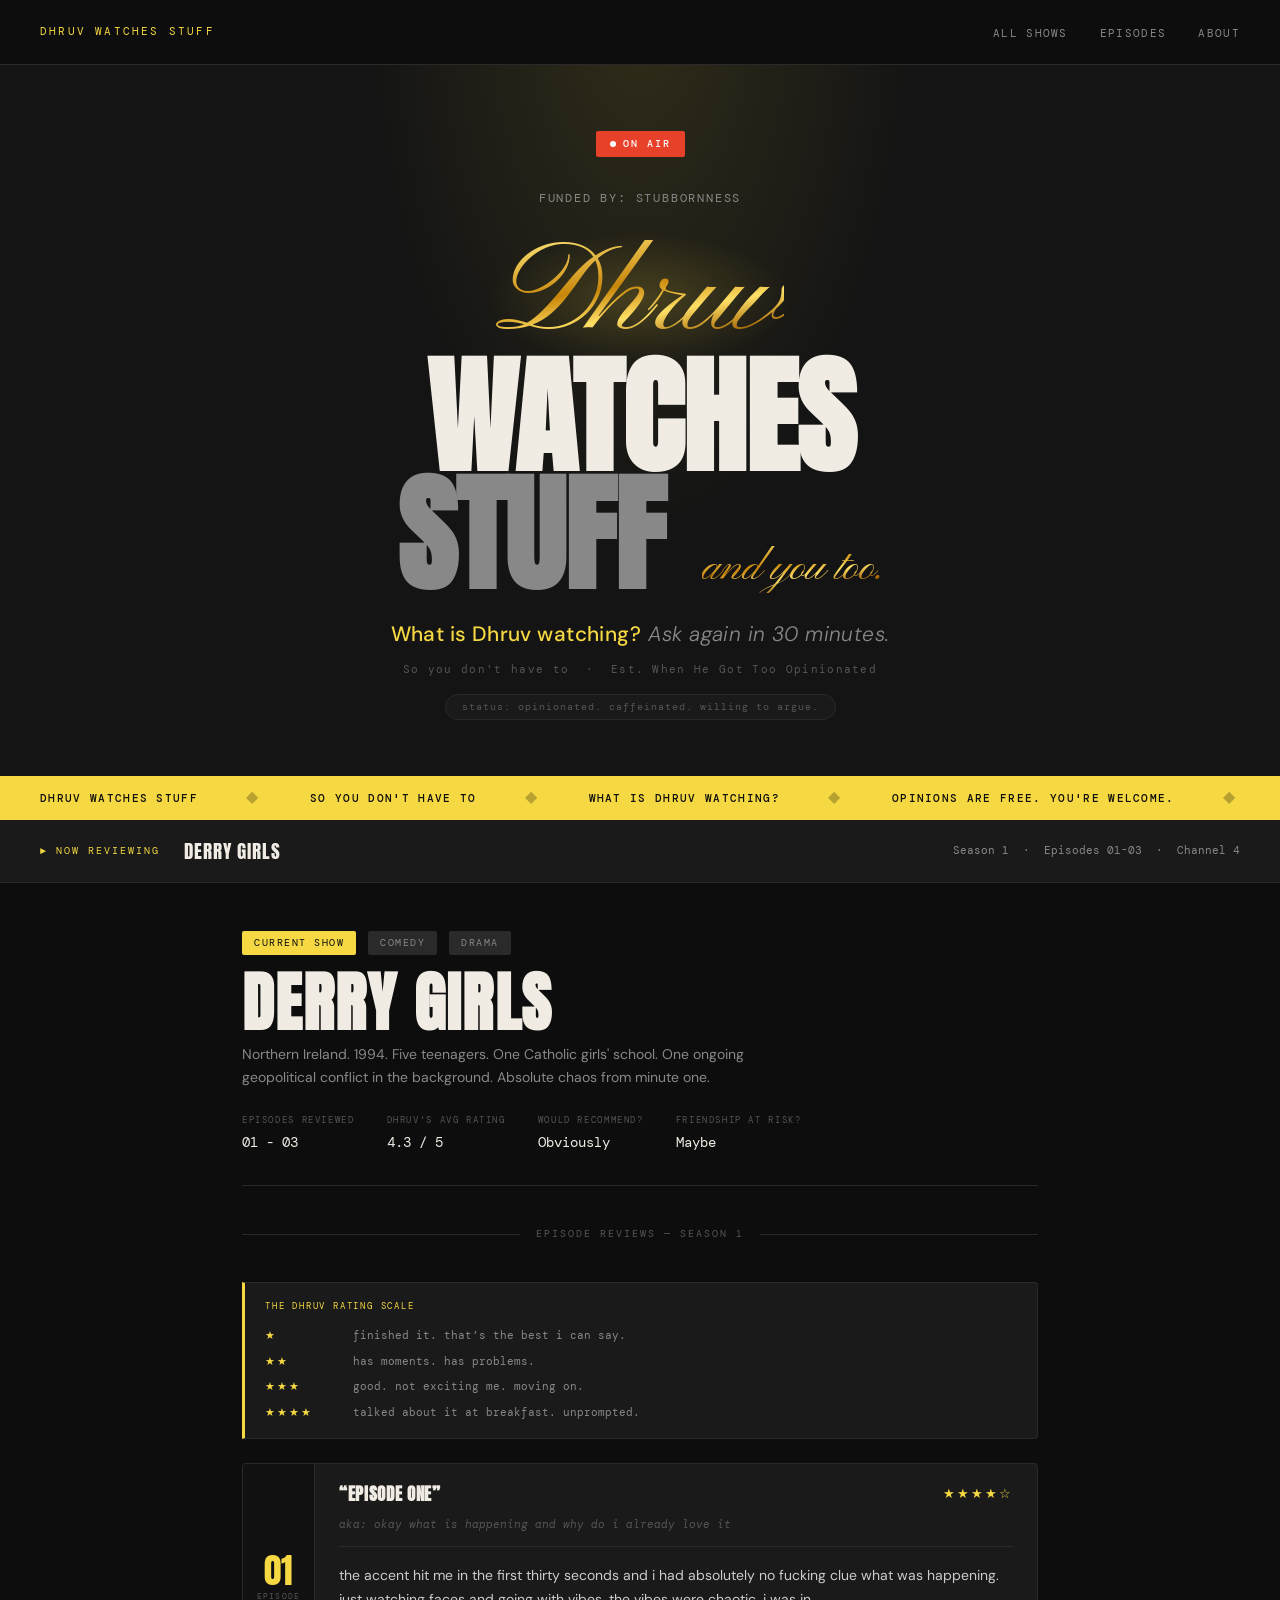
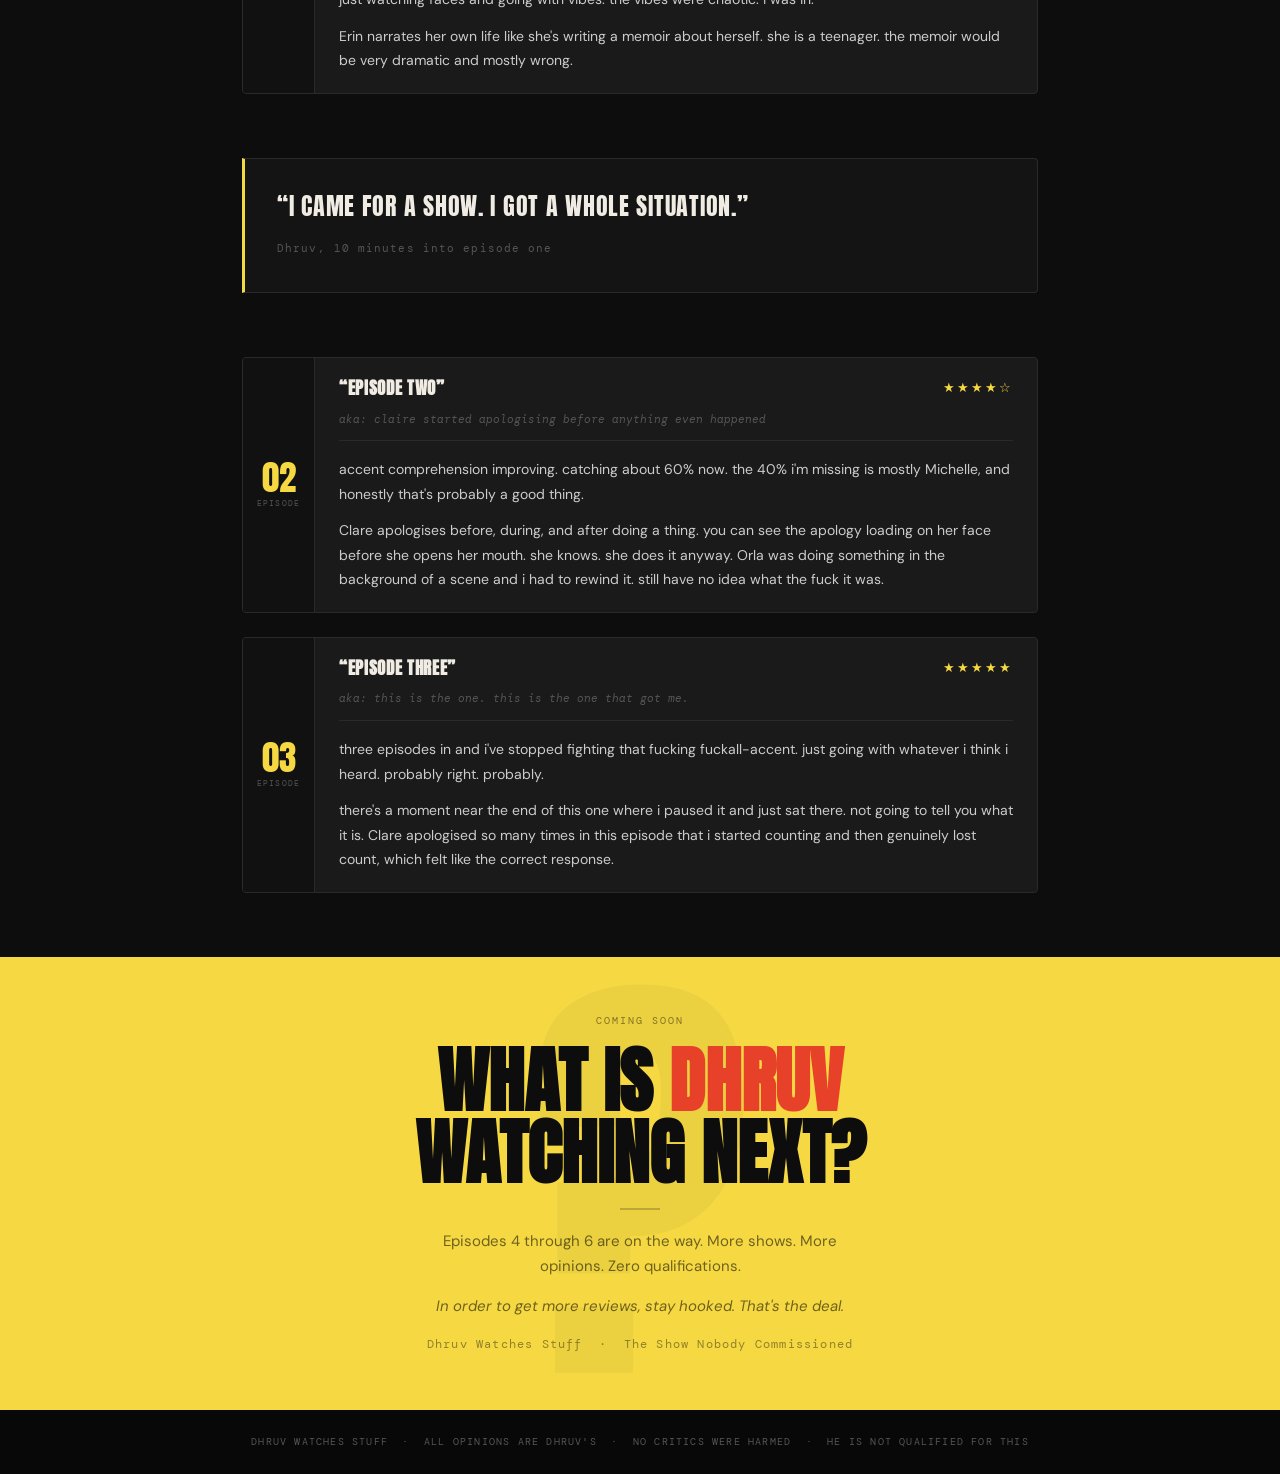
<file: index.html>
<!DOCTYPE html>
<html lang="en">
<head>
<meta charset="UTF-8">
<meta name="viewport" content="width=device-width, initial-scale=1.0">
<title>Dhruv Watches Stuff</title>
<link rel="preconnect" href="https://fonts.googleapis.com">
<link rel="preconnect" href="https://fonts.gstatic.com" crossorigin>
<link href="https://fonts.googleapis.com/css2?family=Anton&family=DM+Sans:ital,wght@0,300;0,400;0,500;1,300;1,400&family=DM+Mono:wght@400;500&family=Pinyon+Script&display=swap" rel="stylesheet">
<link rel="stylesheet" href="style.css">
</head>
<body>

<!-- ============================================================
     BROWSE OVERLAY -- shown when "All Shows" is clicked
     ============================================================ -->
<div id="browse" class="browse" hidden>
  <div class="browse-header">
    <div class="browse-header-left">
      <span class="browse-heading">All Shows</span>
      <span id="browse-count" class="browse-count"></span>
    </div>
    <button class="browse-close" onclick="closeBrowse()" aria-label="Close">&#x2715;</button>
  </div>
  <div class="browse-body">
    <p id="browse-note" class="browse-note"></p>
    <div id="browse-grid" class="browse-grid"></div>
  </div>
</div>


<!-- NAV -->
<nav>
  <div class="nav-logo">Dhruv Watches Stuff</div>
  <ul class="nav-links">
    <li><button class="nav-btn" onclick="openBrowse()">All Shows</button></li>
    <li><a href="#episodes">Episodes</a></li>
    <li><a href="#about-footer">About</a></li>
  </ul>
</nav>


<!-- HERO / CURTAIN -->
<div class="curtain">
  <div class="hero">
    <div class="live-badge"><span class="live-dot"></span>On Air</div>
    <p class="hero-eyebrow" id="hero-eyebrow">The Late Night Review Show Nobody Asked For</p>
    <h1 class="hero-title">
      <span class="hero-name-script">Dhruv</span>
      <span class="hero-verb">Watches</span>
      <span class="hero-obj">Stuff<span class="hero-you-too">and you too.</span></span>
    </h1>
    <p class="hero-question">
      <strong>What is Dhruv watching?</strong>
      <span id="hero-answer">Great question. No one knows.</span>
    </p>
    <p class="hero-tagline">So you don't have to &nbsp;·&nbsp; Est. When He Got Too Opinionated</p>
    <p class="dhruv-status" id="dhruv-status"></p>
  </div>
</div>


<!-- TICKER -->
<div class="ticker-wrap" aria-hidden="true">
  <div class="ticker-inner">
    <span class="ticker-item">Dhruv Watches Stuff</span><span class="ticker-sep">&#9670;</span>
    <span class="ticker-item">So You Don't Have To</span><span class="ticker-sep">&#9670;</span>
    <span class="ticker-item">What Is Dhruv Watching?</span><span class="ticker-sep">&#9670;</span>
    <span class="ticker-item">Opinions Are Free. You're Welcome.</span><span class="ticker-sep">&#9670;</span>
    <span class="ticker-item">No Critics Were Consulted</span><span class="ticker-sep">&#9670;</span>
    <span class="ticker-item">New Reviews Whenever Dhruv Finishes An Episode</span><span class="ticker-sep">&#9670;</span>
    <span class="ticker-item">Dhruv Watches Stuff</span><span class="ticker-sep">&#9670;</span>
    <span class="ticker-item">So You Don't Have To</span><span class="ticker-sep">&#9670;</span>
    <span class="ticker-item">What Is Dhruv Watching?</span><span class="ticker-sep">&#9670;</span>
    <span class="ticker-item">Opinions Are Free. You're Welcome.</span><span class="ticker-sep">&#9670;</span>
    <span class="ticker-item">No Critics Were Consulted</span><span class="ticker-sep">&#9670;</span>
    <span class="ticker-item">New Reviews Whenever Dhruv Finishes An Episode</span><span class="ticker-sep">&#9670;</span>
  </div>
</div>


<!-- NOW WATCHING STRIP -- filled by JS -->
<div id="now-watching" class="now-watching"></div>


<!-- MAIN CONTENT -- filled by JS -->
<main class="content" id="main-content" id="episodes"></main>


<!-- CTA -- filled by JS -->
<div id="cta-section" class="cta"></div>


<!-- SITE FOOTER -->
<footer class="site-footer" id="about-footer">
  <p>Dhruv Watches Stuff &nbsp;·&nbsp; All opinions are Dhruv's &nbsp;·&nbsp; No critics were harmed &nbsp;·&nbsp; He is not qualified for this</p>
</footer>


<script src="shows.js"></script>
<script>

// ============================================================
// HERO ROTATING TEXTS
// These pick one line randomly each page load.
// ============================================================

const HERO_EYEBROWS = [
  "The Late Night Review Show Nobody Asked For",
  "One Man. Too Many Shows. Zero Credentials.",
  "A Review Show By A Guy With Opinions And Time",
  "Not A Critic. Just A Guy.",
  "Funded By: Stubbornness",
  "Your Friend Who Watches Too Much TV",
];

const HERO_ANSWERS = [
  "Great question. No one knows.",
  "Something. Probably too much of it.",
  "Ask again in 30 minutes.",
  "None of your business. Also Derry Girls.",
  "A good show, probably. He will tell you shortly.",
  "Something he definitely should not have started on a weeknight.",
];

const DHRUV_STATUSES = [
  "currently: 2 episodes in and not stopping",
  "status: opinionated. caffeinated. willing to argue.",
  "tonight: one more episode. definitely just one more.",
  "qualifications: zero. opinions: many. regrets: none.",
  "current mood: watching TV instead of touching grass",
  "right now: taking notes on a show. like a normal person.",
  "update: paused it to look something up. did not come back for 20 minutes.",
];

function pick(arr) {
  return arr[Math.floor(Math.random() * arr.length)];
}


// ============================================================
// RENDER FUNCTIONS
// ============================================================

function stars(n, max) {
  max = max || 5;
  return '&#9733;'.repeat(n) + '&#9734;'.repeat(max - n);
}

function renderEpCard(ep) {
  var reviewHTML = ep.review.map(function(p) { return '<p>' + p + '</p>'; }).join('');

  return '<article class="ep-card">' +
    '<div class="ep-num-col">' +
      '<span class="big">' + ep.num + '</span>' +
      '<span class="small">Episode</span>' +
    '</div>' +
    '<div class="ep-body-col">' +
      '<div class="ep-head">' +
        '<h3 class="ep-title">&ldquo;' + ep.title + '&rdquo;</h3>' +
        '<span class="ep-stars">' + stars(ep.rating) + '</span>' +
      '</div>' +
      '<p class="ep-sub">aka: ' + ep.aka + '</p>' +
      '<div class="ep-text">' +
        reviewHTML +
      '</div>' +
    '</div>' +
  '</article>';
}

function renderNowWatching(show) {
  document.getElementById('now-watching').innerHTML =
    '<span class="now-watching-label">&#9658; Now Reviewing</span>' +
    '<span class="now-watching-show">' + show.title + '</span>' +
    '<span class="now-watching-meta">' + show.season + ' &nbsp;&middot;&nbsp; ' + show.episodeRange + ' &nbsp;&middot;&nbsp; ' + show.channel + '</span>';
}

var RATING_SCALE = [
  ['&#9733;',                 "finished it. that’s the best i can say."],
  ['&#9733;&#9733;',          "has moments. has problems."],
  ['&#9733;&#9733;&#9733;',   "good. not exciting me. moving on."],
  ['&#9733;&#9733;&#9733;&#9733;',  "talked about it at breakfast. unprompted."],
];

function renderRatingLegend() {
  var rows = RATING_SCALE.map(function(r) {
    return '<div class="rating-legend-row"><span class="stars">' + r[0] + '</span><span>' + r[1] + '</span></div>';
  }).join('');
  return '<div class="rating-legend">' +
    '<div class="rating-legend-title">The Dhruv Rating Scale</div>' +
    '<div class="rating-legend-body">' + rows + '</div>' +
    '</div>';
}

function renderMainContent(show) {
  var badgesHTML = show.genre.map(function(g) {
    return '<span class="show-badge">' + g + '</span>';
  }).join('');

  var statsHTML = show.stats.map(function(s) {
    return '<div class="stat"><span class="stat-label">' + s.label + '</span><span class="stat-val">' + s.val + '</span></div>';
  }).join('');

  var epHTML = '';
  show.episodes.forEach(function(ep, i) {
    epHTML += renderEpCard(ep);
    if (i === 0) {
      epHTML += '<div class="pull-quote"><p>&ldquo;' + show.pullQuote + '&rdquo;</p>' +
        '<cite>' + show.pullCite + '</cite></div>';
    }
  });

  document.getElementById('main-content').innerHTML =
    '<div class="show-header">' +
      '<div class="show-label-row">' +
        '<span class="show-badge active">Current Show</span>' +
        badgesHTML +
      '</div>' +
      '<h2 class="show-title-big">' + show.title + '</h2>' +
      '<p class="show-desc">' + show.desc + '</p>' +
      '<div class="show-stats">' + statsHTML + '</div>' +
    '</div>' +
    '<div class="sec-div">' +
      '<div class="sec-div-line"></div>' +
      '<span class="sec-div-label">Episode Reviews &mdash; ' + show.season + '</span>' +
      '<div class="sec-div-line"></div>' +
    '</div>' +
    renderRatingLegend() +
    '<div class="ep-grid" id="episodes">' + epHTML + '</div>';

  setupCardAnimations();
}

function renderCTA(show) {
  document.getElementById('cta-section').innerHTML =
    '<div class="cta-inner">' +
      '<span class="cta-eyebrow">Coming Soon</span>' +
      '<h2 class="cta-q">What Is <em>Dhruv</em><br>Watching Next?</h2>' +
      '<div class="cta-rule"></div>' +
      '<p class="cta-body">' + show.ctaBody + '</p>' +
      '<p class="cta-body" style="font-style:italic;">' + show.ctaSignoff + '</p>' +
      '<p class="cta-sign">Dhruv Watches Stuff &nbsp;&middot;&nbsp; The Show Nobody Commissioned</p>' +
    '</div>';
}


// ============================================================
// BROWSE PANEL
// ============================================================

function renderBrowseGrid() {
  var grid = document.getElementById('browse-grid');
  var count = document.getElementById('browse-count');
  var note  = document.getElementById('browse-note');

  count.textContent = SHOWS.length + ' show' + (SHOWS.length !== 1 ? 's' : '') + ' reviewed';

  var funnyNotes = [
    "He watched all of these. Nobody made him do it.",
    "This list will grow. Dhruv cannot stop watching things.",
    "Every show here was watched voluntarily. Make of that what you will.",
    "No shows were harmed in the making of these reviews. The same cannot be said for Dhruv's sleep schedule.",
  ];
  note.textContent = funnyNotes[Math.floor(Math.random() * funnyNotes.length)];

  var cardsHTML = SHOWS.slice().reverse().map(function(s) {
    var total = s.episodes.reduce(function(sum, ep) { return sum + ep.rating; }, 0);
    var avg   = (total / s.episodes.length).toFixed(1);
    var rounded = Math.round(parseFloat(avg));
    var starsStr = '&#9733;'.repeat(rounded) + '&#9734;'.repeat(5 - rounded);
    var genresHTML = s.genre.map(function(g) {
      return '<span class="browse-genre-tag">' + g + '</span>';
    }).join('');
    var isLive = s.status === 'current';

    return '<div class="browse-card' + (s.id === currentShowId ? ' is-current' : '') + '" data-id="' + s.id + '" onclick="selectShow(\'' + s.id + '\')">' +
      '<span class="browse-card-status' + (isLive ? ' live' : '') + '">' + (isLive ? 'Now Reviewing' : 'Reviewed') + '</span>' +
      '<div class="browse-card-title">' + s.title + '</div>' +
      '<div class="browse-card-meta">' + s.season + ' &middot; ' + s.episodeRange + ' &middot; ' + s.channel + '</div>' +
      '<div class="browse-card-genres">' + genresHTML + '</div>' +
      '<p class="browse-card-take">&ldquo;' + s.browseOneLiner + '&rdquo;</p>' +
      '<div class="browse-card-rating">' + starsStr + '<span class="avg">' + avg + ' avg</span></div>' +
    '</div>';
  }).join('');

  // Coming soon placeholders to fill the grid
  var placeholders = [
    "Dhruv is watching something. He’ll tell you when he’s ready.",
    "Something is queued. Might be good. Might not. TBD.",
  ].map(function(msg) {
    return '<div class="browse-card browse-card-soon"><p>Coming Soon<br><br>' + msg + '</p></div>';
  }).join('');

  grid.innerHTML = cardsHTML + placeholders;
}

function openBrowse() {
  renderBrowseGrid();
  var panel = document.getElementById('browse');
  panel.removeAttribute('hidden');
  document.body.style.overflow = 'hidden';
  panel.focus();
}

function closeBrowse() {
  document.getElementById('browse').setAttribute('hidden', '');
  document.body.style.overflow = '';
}

function selectShow(id) {
  var show = SHOWS.find(function(s) { return s.id === id; });
  if (!show) return;
  currentShowId = show.id;
  closeBrowse();
  renderNowWatching(show);
  renderMainContent(show);
  renderCTA(show);
  window.scrollTo({ top: 0, behavior: 'smooth' });
}

document.addEventListener('keydown', function(e) {
  if (e.key === 'Escape') closeBrowse();
});


// ============================================================
// CARD SCROLL ANIMATION
// ============================================================

function setupCardAnimations() {
  var cards = document.querySelectorAll('.ep-card');
  var obs = new IntersectionObserver(function(entries) {
    entries.forEach(function(e, i) {
      if (e.isIntersecting) {
        setTimeout(function() { e.target.classList.add('visible'); }, i * 100);
        obs.unobserve(e.target);
      }
    });
  }, { threshold: 0.08 });
  cards.forEach(function(c) { obs.observe(c); });
}


// ============================================================
// INIT
// ============================================================

var currentShowId = SHOWS[SHOWS.length - 1].id;

(function init() {
  // Rotating hero text
  document.getElementById('hero-eyebrow').textContent  = pick(HERO_EYEBROWS);
  document.getElementById('hero-answer').textContent   = pick(HERO_ANSWERS);
  document.getElementById('dhruv-status').textContent  = pick(DHRUV_STATUSES);

  // Render current show
  var show = SHOWS[SHOWS.length - 1];
  renderNowWatching(show);
  renderMainContent(show);
  renderCTA(show);
})();

</script>
</body>
</html>
</file>
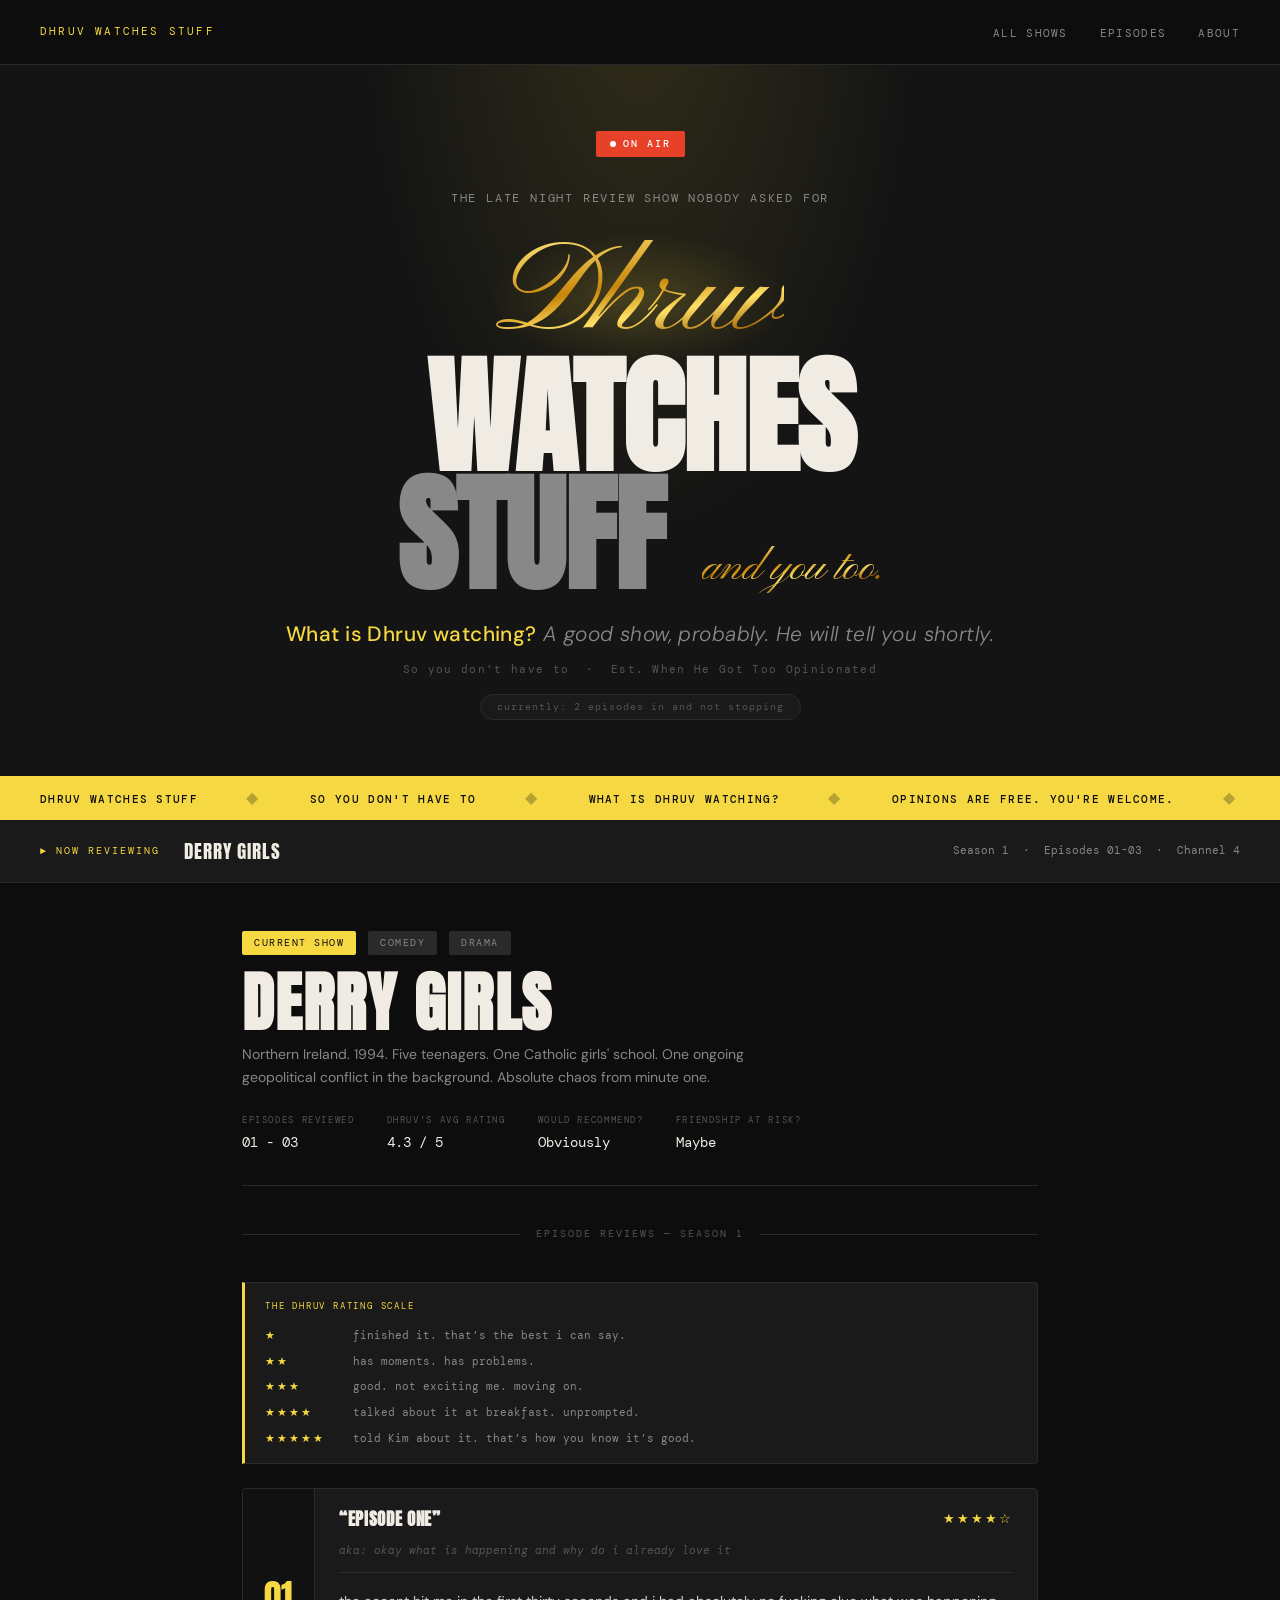
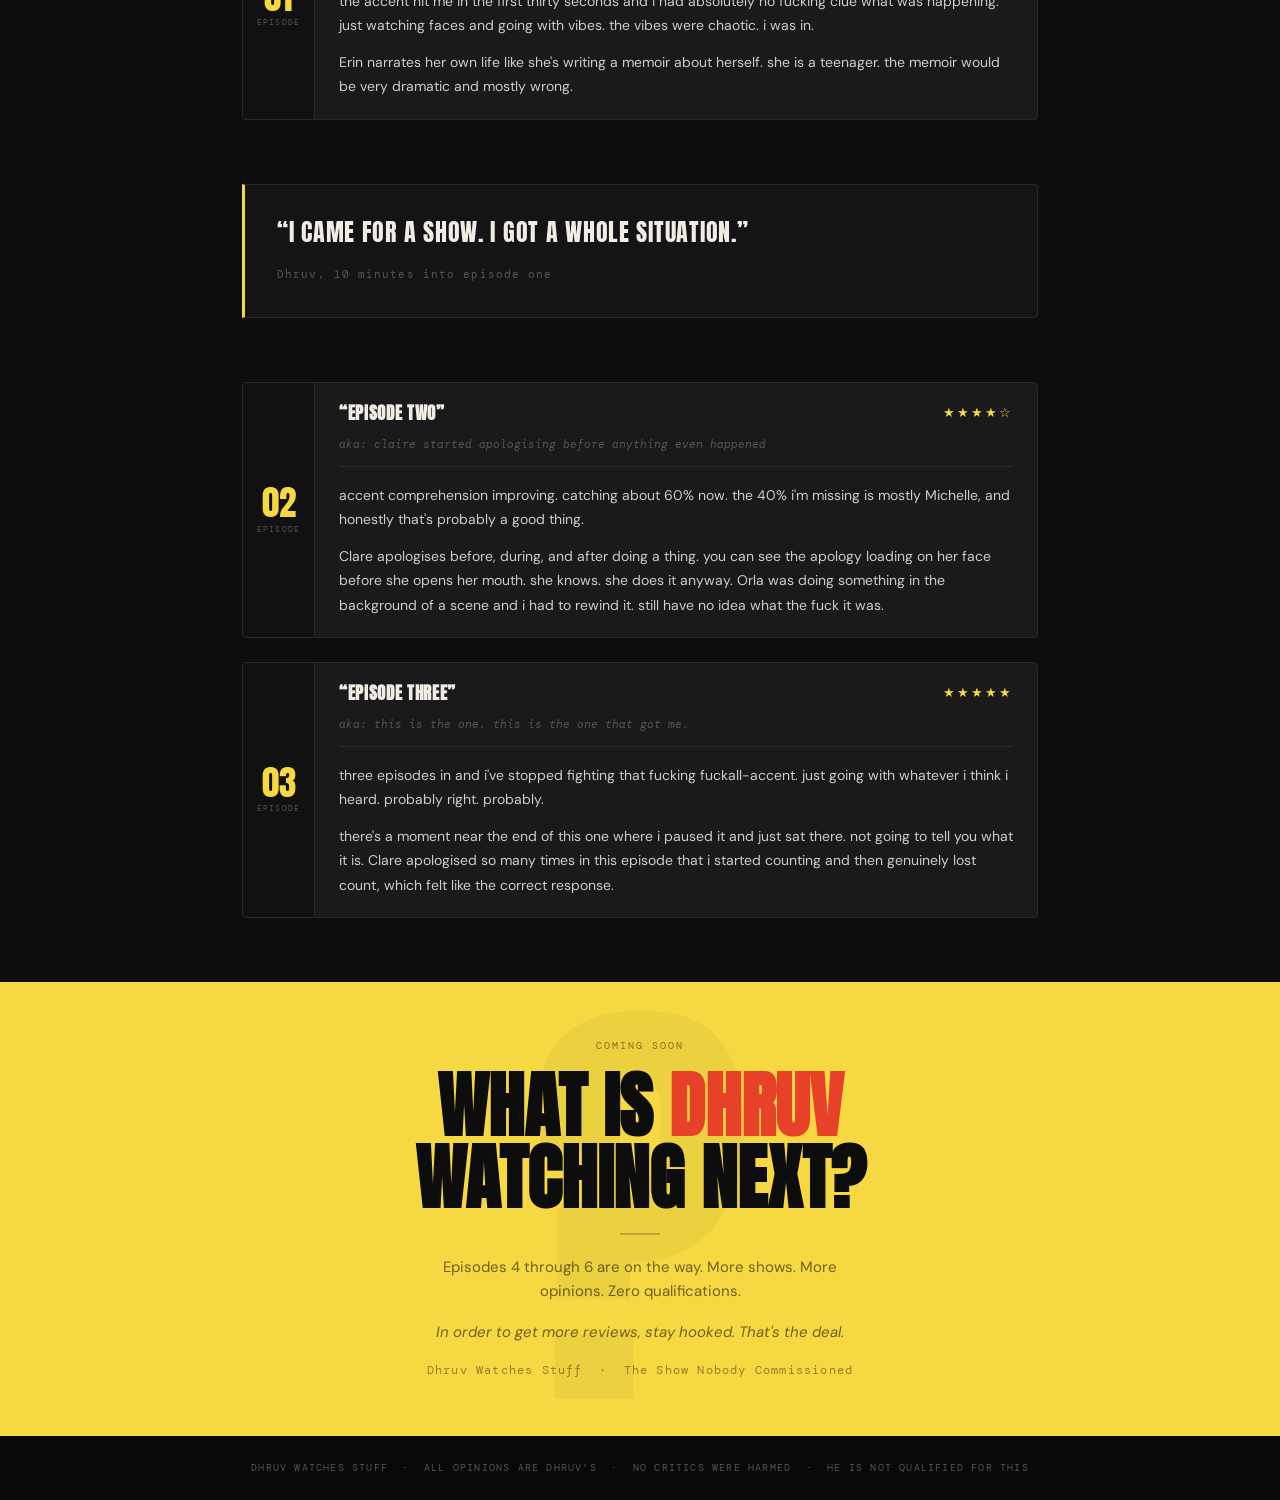
<file: dhruv-watches.html>
<!DOCTYPE html>
<html lang="en">
<head>
<meta charset="UTF-8">
<meta name="viewport" content="width=device-width, initial-scale=1.0">
<title>Dhruv Watches Stuff</title>
<link rel="preconnect" href="https://fonts.googleapis.com">
<link rel="preconnect" href="https://fonts.gstatic.com" crossorigin>
<link href="https://fonts.googleapis.com/css2?family=Anton&family=DM+Sans:ital,wght@0,300;0,400;0,500;1,300;1,400&family=DM+Mono:wght@400;500&family=Pinyon+Script&display=swap" rel="stylesheet">
<link rel="stylesheet" href="style.css">
</head>
<body>

<!-- ============================================================
     BROWSE OVERLAY -- shown when "All Shows" is clicked
     ============================================================ -->
<div id="browse" class="browse" hidden>
  <div class="browse-header">
    <div class="browse-header-left">
      <span class="browse-heading">All Shows</span>
      <span id="browse-count" class="browse-count"></span>
    </div>
    <button class="browse-close" onclick="closeBrowse()" aria-label="Close">&#x2715;</button>
  </div>
  <div class="browse-body">
    <p id="browse-note" class="browse-note"></p>
    <div id="browse-grid" class="browse-grid"></div>
  </div>
</div>


<!-- NAV -->
<nav>
  <div class="nav-logo">Dhruv Watches Stuff</div>
  <ul class="nav-links">
    <li><button class="nav-btn" onclick="openBrowse()">All Shows</button></li>
    <li><a href="#episodes">Episodes</a></li>
    <li><a href="#about-footer">About</a></li>
  </ul>
</nav>


<!-- HERO / CURTAIN -->
<div class="curtain">
  <div class="hero">
    <div class="live-badge"><span class="live-dot"></span>On Air</div>
    <p class="hero-eyebrow" id="hero-eyebrow">The Late Night Review Show Nobody Asked For</p>
    <h1 class="hero-title">
      <span class="hero-name-script">Dhruv</span>
      <span class="hero-verb">Watches</span>
      <span class="hero-obj">Stuff<span class="hero-you-too">and you too.</span></span>
    </h1>
    <p class="hero-question">
      <strong>What is Dhruv watching?</strong>
      <span id="hero-answer">Great question. No one knows.</span>
    </p>
    <p class="hero-tagline">So you don't have to &nbsp;·&nbsp; Est. When He Got Too Opinionated</p>
    <p class="dhruv-status" id="dhruv-status"></p>
  </div>
</div>


<!-- TICKER -->
<div class="ticker-wrap" aria-hidden="true">
  <div class="ticker-inner">
    <span class="ticker-item">Dhruv Watches Stuff</span><span class="ticker-sep">&#9670;</span>
    <span class="ticker-item">So You Don't Have To</span><span class="ticker-sep">&#9670;</span>
    <span class="ticker-item">What Is Dhruv Watching?</span><span class="ticker-sep">&#9670;</span>
    <span class="ticker-item">Opinions Are Free. You're Welcome.</span><span class="ticker-sep">&#9670;</span>
    <span class="ticker-item">No Critics Were Consulted</span><span class="ticker-sep">&#9670;</span>
    <span class="ticker-item">New Reviews Whenever Dhruv Finishes An Episode</span><span class="ticker-sep">&#9670;</span>
    <span class="ticker-item">Dhruv Watches Stuff</span><span class="ticker-sep">&#9670;</span>
    <span class="ticker-item">So You Don't Have To</span><span class="ticker-sep">&#9670;</span>
    <span class="ticker-item">What Is Dhruv Watching?</span><span class="ticker-sep">&#9670;</span>
    <span class="ticker-item">Opinions Are Free. You're Welcome.</span><span class="ticker-sep">&#9670;</span>
    <span class="ticker-item">No Critics Were Consulted</span><span class="ticker-sep">&#9670;</span>
    <span class="ticker-item">New Reviews Whenever Dhruv Finishes An Episode</span><span class="ticker-sep">&#9670;</span>
  </div>
</div>


<!-- NOW WATCHING STRIP -- filled by JS -->
<div id="now-watching" class="now-watching"></div>


<!-- MAIN CONTENT -- filled by JS -->
<main class="content" id="main-content" id="episodes"></main>


<!-- CTA -- filled by JS -->
<div id="cta-section" class="cta"></div>


<!-- SITE FOOTER -->
<footer class="site-footer" id="about-footer">
  <p>Dhruv Watches Stuff &nbsp;·&nbsp; All opinions are Dhruv's &nbsp;·&nbsp; No critics were harmed &nbsp;·&nbsp; He is not qualified for this</p>
</footer>


<script src="shows.js"></script>
<script>

// ============================================================
// HERO ROTATING TEXTS
// These pick one line randomly each page load.
// ============================================================

const HERO_EYEBROWS = [
  "The Late Night Review Show Nobody Asked For",
  "One Man. Too Many Shows. Zero Credentials.",
  "A Review Show By A Guy With Opinions And Time",
  "Not A Critic. Just A Guy.",
  "Funded By: Stubbornness",
  "Your Friend Who Watches Too Much TV",
];

const HERO_ANSWERS = [
  "Great question. No one knows.",
  "Something. Probably too much of it.",
  "Ask again in 30 minutes.",
  "None of your business. Also Derry Girls.",
  "A good show, probably. He will tell you shortly.",
  "Something he definitely should not have started on a weeknight.",
];

const DHRUV_STATUSES = [
  "currently: 2 episodes in and not stopping",
  "status: opinionated. caffeinated. willing to argue.",
  "tonight: one more episode. definitely just one more.",
  "qualifications: zero. opinions: many. regrets: none.",
  "current mood: watching TV instead of touching grass",
  "right now: taking notes on a show. like a normal person.",
  "update: paused it to look something up. did not come back for 20 minutes.",
];

function pick(arr) {
  return arr[Math.floor(Math.random() * arr.length)];
}


// ============================================================
// RENDER FUNCTIONS
// ============================================================

function stars(n, max) {
  max = max || 5;
  return '&#9733;'.repeat(n) + '&#9734;'.repeat(max - n);
}

function renderEpCard(ep) {
  var reviewHTML = ep.review.map(function(p) { return '<p>' + p + '</p>'; }).join('');

  return '<article class="ep-card">' +
    '<div class="ep-num-col">' +
      '<span class="big">' + ep.num + '</span>' +
      '<span class="small">Episode</span>' +
    '</div>' +
    '<div class="ep-body-col">' +
      '<div class="ep-head">' +
        '<h3 class="ep-title">&ldquo;' + ep.title + '&rdquo;</h3>' +
        '<span class="ep-stars">' + stars(ep.rating) + '</span>' +
      '</div>' +
      '<p class="ep-sub">aka: ' + ep.aka + '</p>' +
      '<div class="ep-text">' +
        reviewHTML +
      '</div>' +
    '</div>' +
  '</article>';
}

function renderNowWatching(show) {
  document.getElementById('now-watching').innerHTML =
    '<span class="now-watching-label">&#9658; Now Reviewing</span>' +
    '<span class="now-watching-show">' + show.title + '</span>' +
    '<span class="now-watching-meta">' + show.season + ' &nbsp;&middot;&nbsp; ' + show.episodeRange + ' &nbsp;&middot;&nbsp; ' + show.channel + '</span>';
}

var RATING_SCALE = [
  ['&#9733;',                 "finished it. that’s the best i can say."],
  ['&#9733;&#9733;',          "has moments. has problems."],
  ['&#9733;&#9733;&#9733;',   "good. not exciting me. moving on."],
  ['&#9733;&#9733;&#9733;&#9733;',  "talked about it at breakfast. unprompted."],
  ['&#9733;&#9733;&#9733;&#9733;&#9733;', "told Kim about it. that’s how you know it’s good."],
];

function renderRatingLegend() {
  var rows = RATING_SCALE.map(function(r) {
    return '<div class="rating-legend-row"><span class="stars">' + r[0] + '</span><span>' + r[1] + '</span></div>';
  }).join('');
  return '<div class="rating-legend">' +
    '<div class="rating-legend-title">The Dhruv Rating Scale</div>' +
    '<div class="rating-legend-body">' + rows + '</div>' +
    '</div>';
}

function renderMainContent(show) {
  var badgesHTML = show.genre.map(function(g) {
    return '<span class="show-badge">' + g + '</span>';
  }).join('');

  var statsHTML = show.stats.map(function(s) {
    return '<div class="stat"><span class="stat-label">' + s.label + '</span><span class="stat-val">' + s.val + '</span></div>';
  }).join('');

  var epHTML = '';
  show.episodes.forEach(function(ep, i) {
    epHTML += renderEpCard(ep);
    if (i === 0) {
      epHTML += '<div class="pull-quote"><p>&ldquo;' + show.pullQuote + '&rdquo;</p>' +
        '<cite>' + show.pullCite + '</cite></div>';
    }
  });

  document.getElementById('main-content').innerHTML =
    '<div class="show-header">' +
      '<div class="show-label-row">' +
        '<span class="show-badge active">Current Show</span>' +
        badgesHTML +
      '</div>' +
      '<h2 class="show-title-big">' + show.title + '</h2>' +
      '<p class="show-desc">' + show.desc + '</p>' +
      '<div class="show-stats">' + statsHTML + '</div>' +
    '</div>' +
    '<div class="sec-div">' +
      '<div class="sec-div-line"></div>' +
      '<span class="sec-div-label">Episode Reviews &mdash; ' + show.season + '</span>' +
      '<div class="sec-div-line"></div>' +
    '</div>' +
    renderRatingLegend() +
    '<div class="ep-grid" id="episodes">' + epHTML + '</div>';

  setupCardAnimations();
}

function renderCTA(show) {
  document.getElementById('cta-section').innerHTML =
    '<div class="cta-inner">' +
      '<span class="cta-eyebrow">Coming Soon</span>' +
      '<h2 class="cta-q">What Is <em>Dhruv</em><br>Watching Next?</h2>' +
      '<div class="cta-rule"></div>' +
      '<p class="cta-body">' + show.ctaBody + '</p>' +
      '<p class="cta-body" style="font-style:italic;">' + show.ctaSignoff + '</p>' +
      '<p class="cta-sign">Dhruv Watches Stuff &nbsp;&middot;&nbsp; The Show Nobody Commissioned</p>' +
    '</div>';
}


// ============================================================
// BROWSE PANEL
// ============================================================

function renderBrowseGrid() {
  var grid = document.getElementById('browse-grid');
  var count = document.getElementById('browse-count');
  var note  = document.getElementById('browse-note');

  count.textContent = SHOWS.length + ' show' + (SHOWS.length !== 1 ? 's' : '') + ' reviewed';

  var funnyNotes = [
    "He watched all of these. Nobody made him do it.",
    "This list will grow. Dhruv cannot stop watching things.",
    "Every show here was watched voluntarily. Make of that what you will.",
    "No shows were harmed in the making of these reviews. The same cannot be said for Dhruv's sleep schedule.",
  ];
  note.textContent = funnyNotes[Math.floor(Math.random() * funnyNotes.length)];

  var cardsHTML = SHOWS.slice().reverse().map(function(s) {
    var total = s.episodes.reduce(function(sum, ep) { return sum + ep.rating; }, 0);
    var avg   = (total / s.episodes.length).toFixed(1);
    var rounded = Math.round(parseFloat(avg));
    var starsStr = '&#9733;'.repeat(rounded) + '&#9734;'.repeat(5 - rounded);
    var genresHTML = s.genre.map(function(g) {
      return '<span class="browse-genre-tag">' + g + '</span>';
    }).join('');
    var isLive = s.status === 'current';

    return '<div class="browse-card' + (s.id === currentShowId ? ' is-current' : '') + '" data-id="' + s.id + '" onclick="selectShow(\'' + s.id + '\')">' +
      '<span class="browse-card-status' + (isLive ? ' live' : '') + '">' + (isLive ? 'Now Reviewing' : 'Reviewed') + '</span>' +
      '<div class="browse-card-title">' + s.title + '</div>' +
      '<div class="browse-card-meta">' + s.season + ' &middot; ' + s.episodeRange + ' &middot; ' + s.channel + '</div>' +
      '<div class="browse-card-genres">' + genresHTML + '</div>' +
      '<p class="browse-card-take">&ldquo;' + s.browseOneLiner + '&rdquo;</p>' +
      '<div class="browse-card-rating">' + starsStr + '<span class="avg">' + avg + ' avg</span></div>' +
    '</div>';
  }).join('');

  // Coming soon placeholders to fill the grid
  var placeholders = [
    "Dhruv is watching something. He’ll tell you when he’s ready.",
    "Something is queued. Might be good. Might not. TBD.",
  ].map(function(msg) {
    return '<div class="browse-card browse-card-soon"><p>Coming Soon<br><br>' + msg + '</p></div>';
  }).join('');

  grid.innerHTML = cardsHTML + placeholders;
}

function openBrowse() {
  renderBrowseGrid();
  var panel = document.getElementById('browse');
  panel.removeAttribute('hidden');
  document.body.style.overflow = 'hidden';
  panel.focus();
}

function closeBrowse() {
  document.getElementById('browse').setAttribute('hidden', '');
  document.body.style.overflow = '';
}

function selectShow(id) {
  var show = SHOWS.find(function(s) { return s.id === id; });
  if (!show) return;
  currentShowId = show.id;
  closeBrowse();
  renderNowWatching(show);
  renderMainContent(show);
  renderCTA(show);
  window.scrollTo({ top: 0, behavior: 'smooth' });
}

document.addEventListener('keydown', function(e) {
  if (e.key === 'Escape') closeBrowse();
});


// ============================================================
// CARD SCROLL ANIMATION
// ============================================================

function setupCardAnimations() {
  var cards = document.querySelectorAll('.ep-card');
  var obs = new IntersectionObserver(function(entries) {
    entries.forEach(function(e, i) {
      if (e.isIntersecting) {
        setTimeout(function() { e.target.classList.add('visible'); }, i * 100);
        obs.unobserve(e.target);
      }
    });
  }, { threshold: 0.08 });
  cards.forEach(function(c) { obs.observe(c); });
}


// ============================================================
// INIT
// ============================================================

var currentShowId = SHOWS[SHOWS.length - 1].id;

(function init() {
  // Rotating hero text
  document.getElementById('hero-eyebrow').textContent  = pick(HERO_EYEBROWS);
  document.getElementById('hero-answer').textContent   = pick(HERO_ANSWERS);
  document.getElementById('dhruv-status').textContent  = pick(DHRUV_STATUSES);

  // Render current show
  var show = SHOWS[SHOWS.length - 1];
  renderNowWatching(show);
  renderMainContent(show);
  renderCTA(show);
})();

</script>
</body>
</html>
</file>
<file: style.css>
/* ============================================================
   DHRUV WATCHES STUFF -- style.css
   ============================================================ */

*, *::before, *::after { box-sizing: border-box; margin: 0; padding: 0; }

:root {
  --bg:          #0d0d0d;
  --stage:       #141414;
  --card:        #1a1a1a;
  --border:      #2a2a2a;
  --text:        #f0ece4;
  --muted:       #888;
  --dim:         #555;
  --yellow:      #f5d842;
  --yellow-dim:  #7a6c21;
  --red:         #e8412a;
  --font-display:'Anton', Impact, sans-serif;
  --font-body:   'DM Sans', sans-serif;
  --font-mono:   'DM Mono', monospace;
}

html { scroll-behavior: smooth; }

body {
  background: var(--bg);
  color: var(--text);
  font-family: var(--font-body);
  font-size: 16px;
  line-height: 1.6;
  overflow-x: hidden;
}


/* ============================================================
   BROWSE OVERLAY
   ============================================================ */

.browse {
  position: fixed;
  inset: 0;
  z-index: 200;
  background: rgba(10, 10, 10, 0.98);
  overflow-y: auto;
  animation: fadeIn 0.18s ease both;
}

.browse[hidden] { display: none; }

@keyframes fadeIn { from { opacity: 0; } to { opacity: 1; } }

.browse-header {
  position: sticky;
  top: 0;
  z-index: 10;
  background: var(--bg);
  border-bottom: 1px solid var(--border);
  padding: 1.1rem 2.5rem;
  display: flex;
  align-items: center;
  justify-content: space-between;
  gap: 1.5rem;
}

.browse-header-left {
  display: flex;
  align-items: baseline;
  gap: 1.25rem;
}

.browse-heading {
  font-family: var(--font-mono);
  font-size: 11px;
  letter-spacing: 0.2em;
  text-transform: uppercase;
  color: var(--yellow);
}

.browse-count {
  font-family: var(--font-mono);
  font-size: 10px;
  color: var(--dim);
  letter-spacing: 0.08em;
}

.browse-close {
  background: none;
  border: 1px solid var(--border);
  color: var(--muted);
  font-size: 15px;
  width: 34px;
  height: 34px;
  border-radius: 3px;
  cursor: pointer;
  display: flex;
  align-items: center;
  justify-content: center;
  transition: color 0.15s, border-color 0.15s;
  flex-shrink: 0;
}

.browse-close:hover { color: var(--text); border-color: var(--muted); }

.browse-body {
  max-width: 900px;
  margin: 0 auto;
  padding: 2rem 2rem 4rem;
}

.browse-note {
  font-family: var(--font-mono);
  font-size: 10px;
  color: var(--dim);
  letter-spacing: 0.1em;
  line-height: 1.7;
  margin-bottom: 1.75rem;
  padding-bottom: 1.5rem;
  border-bottom: 1px solid var(--border);
}

.browse-grid {
  display: grid;
  grid-template-columns: repeat(auto-fill, minmax(260px, 1fr));
  gap: 1rem;
}

/* -- Browse Cards -- */
.browse-card {
  background: var(--card);
  border: 1px solid var(--border);
  border-radius: 4px;
  padding: 1.4rem 1.5rem;
  cursor: pointer;
  transition: border-color 0.15s, transform 0.15s;
  text-align: left;
  display: flex;
  flex-direction: column;
  gap: 0;
}

.browse-card:hover {
  border-color: var(--yellow-dim);
  transform: translateY(-2px);
}

.browse-card.is-current {
  border-color: var(--yellow);
}

.browse-card-status {
  display: inline-block;
  align-self: flex-start;
  font-family: var(--font-mono);
  font-size: 9px;
  letter-spacing: 0.15em;
  text-transform: uppercase;
  padding: 3px 9px;
  border-radius: 2px;
  background: var(--border);
  color: var(--dim);
  margin-bottom: 0.85rem;
}

.browse-card-status.live {
  background: var(--yellow);
  color: #0d0d0d;
}

.browse-card-title {
  font-family: var(--font-display);
  font-size: 1.4rem;
  text-transform: uppercase;
  letter-spacing: 0.02em;
  color: var(--text);
  margin-bottom: 0.2rem;
}

.browse-card-meta {
  font-family: var(--font-mono);
  font-size: 10px;
  color: var(--dim);
  letter-spacing: 0.08em;
  margin-bottom: 0.85rem;
}

.browse-card-genres {
  display: flex;
  flex-wrap: wrap;
  gap: 5px;
  margin-bottom: 0.85rem;
}

.browse-genre-tag {
  font-family: var(--font-mono);
  font-size: 9px;
  letter-spacing: 0.1em;
  text-transform: uppercase;
  background: var(--bg);
  border: 1px solid var(--border);
  color: var(--dim);
  padding: 2px 7px;
  border-radius: 2px;
}

.browse-card-take {
  font-size: 12.5px;
  color: var(--muted);
  line-height: 1.6;
  font-style: italic;
  flex: 1;
  margin-bottom: 0.85rem;
}

.browse-card-rating {
  font-family: var(--font-mono);
  font-size: 11px;
  color: var(--yellow);
  letter-spacing: 1.5px;
  display: flex;
  align-items: center;
  gap: 8px;
}

.browse-card-rating .avg {
  font-size: 10px;
  color: var(--dim);
  letter-spacing: 0.05em;
}

/* -- Coming Soon Placeholder Card -- */
.browse-card-soon {
  background: var(--bg);
  border: 1px dashed var(--border);
  cursor: default;
  min-height: 160px;
  display: flex;
  align-items: center;
  justify-content: center;
  text-align: center;
}

.browse-card-soon:hover { transform: none; border-color: var(--border); }

.browse-card-soon p {
  font-family: var(--font-mono);
  font-size: 10px;
  color: var(--dim);
  letter-spacing: 0.1em;
  line-height: 1.8;
  text-transform: uppercase;
  padding: 0 1rem;
}


/* ============================================================
   SPOTLIGHT CURTAIN
   ============================================================ */

.curtain {
  background: var(--stage);
  position: relative;
  overflow: hidden;
}

.curtain::before {
  content: '';
  position: absolute;
  top: -80px; left: 50%; transform: translateX(-50%);
  width: 600px; height: 600px;
  background: radial-gradient(ellipse at top, rgba(245,216,66,0.13) 0%, transparent 65%);
  pointer-events: none;
}


/* ============================================================
   NAV
   ============================================================ */

nav {
  display: flex;
  align-items: center;
  justify-content: space-between;
  padding: 1.2rem 2.5rem;
  border-bottom: 1px solid var(--border);
  position: relative;
  z-index: 10;
}

.nav-logo {
  font-family: var(--font-mono);
  font-size: 11px;
  letter-spacing: 0.2em;
  text-transform: uppercase;
  color: var(--yellow);
}

.nav-links {
  display: flex;
  gap: 2rem;
  list-style: none;
}

.nav-links a {
  font-family: var(--font-mono);
  font-size: 11px;
  letter-spacing: 0.12em;
  text-transform: uppercase;
  color: var(--muted);
  text-decoration: none;
  transition: color 0.2s;
  cursor: pointer;
}

.nav-links a:hover { color: var(--text); }

.nav-btn {
  background: none;
  border: none;
  font-family: var(--font-mono);
  font-size: 11px;
  letter-spacing: 0.12em;
  text-transform: uppercase;
  color: var(--muted);
  cursor: pointer;
  padding: 0;
  transition: color 0.2s;
}

.nav-btn:hover { color: var(--text); }


/* ============================================================
   HERO
   ============================================================ */

.hero {
  text-align: center;
  padding: 4rem 2rem 3.5rem;
  position: relative;
  z-index: 2;
}

.live-badge {
  display: inline-flex;
  align-items: center;
  gap: 7px;
  background: var(--red);
  color: white;
  font-family: var(--font-mono);
  font-size: 10px;
  font-weight: 500;
  letter-spacing: 0.2em;
  text-transform: uppercase;
  padding: 5px 14px;
  border-radius: 2px;
  margin-bottom: 2rem;
}

.live-dot {
  width: 6px; height: 6px;
  border-radius: 50%;
  background: white;
  animation: blink 1.2s ease-in-out infinite;
}

@keyframes blink { 0%,100%{opacity:1} 50%{opacity:0.2} }

.hero-eyebrow {
  font-family: var(--font-mono);
  font-size: 12px;
  color: var(--muted);
  letter-spacing: 0.15em;
  text-transform: uppercase;
  margin-bottom: 0.5rem;
  min-height: 1.5em;
}

.hero-title {
  font-family: var(--font-display);
  font-size: clamp(3.5rem, 10vw, 8rem);
  line-height: 0.92;
  letter-spacing: -0.01em;
  text-transform: uppercase;
  margin-bottom: 0.4rem;
}

/* Pinyon Script "Dhruv" */
.hero-name-script {
  font-family: 'Pinyon Script', cursive;
  font-style: normal;
  font-weight: 400;
  letter-spacing: -0.03em;
  text-transform: none;
  position: relative;
  display: inline-block;
  background: linear-gradient(170deg, #ffe87c 0%, #c8860a 40%, #ffe066 60%, #a06000 80%, #ffd700 100%);
  -webkit-background-clip: text;
  -webkit-text-fill-color: transparent;
  background-clip: text;
}

/* spotlight glow behind name */
.hero-name-script::after {
  content: '';
  position: absolute;
  inset: -8px -12px;
  background: radial-gradient(ellipse, rgba(245,216,66,0.18) 0%, transparent 70%);
  z-index: -1;
  pointer-events: none;
}

.hero-verb {
  color: var(--text);
  display: block;
}

.hero-obj {
  color: var(--muted);
  display: inline-flex;
  align-items: baseline;
  gap: 0.3em;
  font-size: 1em;
  text-transform: uppercase;
}

/* Pinyon Script "you too" */
.hero-you-too {
  font-family: 'Pinyon Script', cursive;
  font-size: 0.35em;
  font-weight: 400;
  font-style: normal;
  letter-spacing: -0.02em;
  line-height: 1;
  align-self: flex-end;
  padding-bottom: 0.05em;
  text-transform: none;
  background: linear-gradient(170deg, #ffe87c 0%, #c8860a 40%, #ffe066 60%, #a06000 80%, #ffd700 100%);
  -webkit-background-clip: text;
  -webkit-text-fill-color: transparent;
  background-clip: text;
}

.hero-question {
  margin-top: 1.5rem;
  font-family: var(--font-body);
  font-size: clamp(1rem, 2.5vw, 1.3rem);
  font-style: italic;
  color: var(--muted);
  font-weight: 300;
  letter-spacing: 0.02em;
  min-height: 1.7em;
}

.hero-question strong {
  color: var(--yellow);
  font-style: normal;
  font-weight: 500;
}

.hero-tagline {
  margin-top: 0.5rem;
  font-family: var(--font-mono);
  font-size: 11px;
  color: var(--dim);
  letter-spacing: 0.12em;
}

/* Dhruv status pill */
.dhruv-status {
  display: inline-block;
  margin-top: 1rem;
  font-family: var(--font-mono);
  font-size: 10px;
  color: var(--dim);
  letter-spacing: 0.1em;
  background: var(--card);
  border: 1px solid var(--border);
  border-radius: 20px;
  padding: 4px 16px;
  min-height: 1.8em;
}


/* ============================================================
   TICKER
   ============================================================ */

.ticker-wrap {
  background: var(--yellow);
  overflow: hidden;
  padding: 0.55rem 0;
  white-space: nowrap;
}

.ticker-inner {
  display: inline-block;
  animation: ticker 28s linear infinite;
}

@keyframes ticker { from{transform:translateX(0)} to{transform:translateX(-50%)} }

.ticker-item {
  display: inline;
  font-family: var(--font-mono);
  font-size: 11px;
  font-weight: 500;
  text-transform: uppercase;
  letter-spacing: 0.12em;
  color: #0d0d0d;
  padding: 0 2.5rem;
}

.ticker-sep {
  display: inline;
  color: rgba(0,0,0,0.25);
  padding: 0 0.5rem;
}


/* ============================================================
   NOW WATCHING STRIP
   ============================================================ */

.now-watching {
  background: var(--card);
  border-bottom: 1px solid var(--border);
  padding: 1rem 2.5rem;
  display: flex;
  align-items: center;
  gap: 1.5rem;
  min-height: 54px;
}

.now-watching-label {
  font-family: var(--font-mono);
  font-size: 10px;
  letter-spacing: 0.2em;
  text-transform: uppercase;
  color: var(--yellow);
  white-space: nowrap;
}

.now-watching-show {
  font-family: var(--font-display);
  font-size: 1.2rem;
  text-transform: uppercase;
  letter-spacing: 0.05em;
  color: var(--text);
}

.now-watching-meta {
  font-family: var(--font-mono);
  font-size: 11px;
  color: var(--muted);
  margin-left: auto;
  white-space: nowrap;
}


/* ============================================================
   CONTENT WRAPPER
   ============================================================ */

.content {
  max-width: 860px;
  margin: 0 auto;
  padding: 3rem 2rem 4rem;
  min-height: 40vh;
}


/* ============================================================
   SHOW HEADER
   ============================================================ */

.show-header {
  margin-bottom: 2.5rem;
  padding-bottom: 2rem;
  border-bottom: 1px solid var(--border);
}

.show-label-row {
  display: flex;
  align-items: center;
  gap: 0.75rem;
  margin-bottom: 1rem;
  flex-wrap: wrap;
}

.show-badge {
  font-family: var(--font-mono);
  font-size: 10px;
  letter-spacing: 0.15em;
  text-transform: uppercase;
  background: var(--border);
  color: var(--muted);
  padding: 4px 12px;
  border-radius: 2px;
}

.show-badge.active {
  background: var(--yellow);
  color: #0d0d0d;
}

.show-title-big {
  font-family: var(--font-display);
  font-size: clamp(2rem, 6vw, 4rem);
  text-transform: uppercase;
  line-height: 1;
  letter-spacing: 0.02em;
  margin-bottom: 0.5rem;
}

.show-desc {
  font-size: 14px;
  color: var(--muted);
  max-width: 560px;
  line-height: 1.65;
}

.show-stats {
  display: flex;
  gap: 2rem;
  margin-top: 1.5rem;
  flex-wrap: wrap;
}

.stat { display: flex; flex-direction: column; gap: 3px; }

.stat-label {
  font-family: var(--font-mono);
  font-size: 9px;
  letter-spacing: 0.18em;
  text-transform: uppercase;
  color: var(--dim);
}

.stat-val {
  font-family: var(--font-mono);
  font-size: 14px;
  color: var(--text);
}


/* ============================================================
   RATING LEGEND
   ============================================================ */

.rating-legend {
  margin-bottom: 1.5rem;
  background: var(--card);
  border: 1px solid var(--border);
  border-left: 3px solid var(--yellow);
  border-radius: 0 4px 4px 0;
  padding: 1rem 1.25rem;
}

.rating-legend-title {
  font-family: var(--font-mono);
  font-size: 9px;
  letter-spacing: 0.2em;
  text-transform: uppercase;
  color: var(--yellow);
  margin-bottom: 0.85rem;
}

.rating-legend-body {
  display: flex;
  flex-direction: column;
  gap: 0.5rem;
}

.rating-legend-row {
  font-family: var(--font-mono);
  font-size: 11px;
  color: var(--muted);
  display: flex;
  align-items: baseline;
  gap: 1rem;
}

.rating-legend-row .stars {
  color: var(--yellow);
  letter-spacing: 2px;
  white-space: nowrap;
  min-width: 72px;
}


/* ============================================================
   EPISODE CARDS
   ============================================================ */

.ep-grid { display: flex; flex-direction: column; gap: 1.5rem; }

.ep-card {
  background: var(--card);
  border: 1px solid var(--border);
  border-radius: 4px;
  overflow: hidden;
  display: grid;
  grid-template-columns: 72px 1fr;
  opacity: 0;
  transform: translateY(20px);
  transition: opacity 0.5s ease, transform 0.5s ease, border-color 0.2s;
}

.ep-card:hover { border-color: #3a3a3a; }
.ep-card.visible { opacity: 1; transform: translateY(0); }

.ep-num-col {
  background: #111;
  display: flex;
  flex-direction: column;
  align-items: center;
  justify-content: center;
  gap: 2px;
  border-right: 1px solid var(--border);
}

.ep-num-col .big {
  font-family: var(--font-display);
  font-size: 2.2rem;
  line-height: 1;
  color: var(--yellow);
}

.ep-num-col .small {
  font-family: var(--font-mono);
  font-size: 8px;
  letter-spacing: 0.15em;
  text-transform: uppercase;
  color: var(--dim);
}

.ep-body-col { padding: 1.25rem 1.5rem; }

.ep-head {
  display: flex;
  align-items: flex-start;
  justify-content: space-between;
  gap: 1rem;
  margin-bottom: 0.75rem;
}

.ep-title {
  font-family: var(--font-display);
  font-size: 1.05rem;
  text-transform: uppercase;
  letter-spacing: 0.04em;
  line-height: 1.2;
}

.ep-stars {
  font-size: 13px;
  letter-spacing: 2px;
  color: var(--yellow);
  white-space: nowrap;
  flex-shrink: 0;
}

.ep-sub {
  font-family: var(--font-mono);
  font-size: 11px;
  color: var(--dim);
  font-style: italic;
  margin-bottom: 1rem;
  padding-bottom: 0.75rem;
  border-bottom: 1px solid var(--border);
}

.ep-text { font-size: 14px; line-height: 1.75; color: #ccc; }

.ep-text p { margin-bottom: 0.75rem; }
.ep-text p:last-child { margin-bottom: 0; }

.ep-text .hl {
  background: rgba(245,216,66,0.12);
  color: var(--yellow);
  padding: 1px 6px;
  border-radius: 2px;
  font-style: italic;
}



/* ============================================================
   PULL QUOTE
   ============================================================ */

.pull-quote {
  margin: 2.5rem 0;
  padding: 2rem;
  background: var(--stage);
  border: 1px solid var(--border);
  border-left: 3px solid var(--yellow);
  border-radius: 0 4px 4px 0;
}

.pull-quote p {
  font-family: var(--font-display);
  font-size: clamp(1.1rem, 2.5vw, 1.5rem);
  text-transform: uppercase;
  letter-spacing: 0.03em;
  line-height: 1.3;
  color: var(--text);
  margin-bottom: 0.75rem;
}

.pull-quote cite {
  font-family: var(--font-mono);
  font-size: 11px;
  color: var(--dim);
  font-style: normal;
  letter-spacing: 0.1em;
}


/* ============================================================
   SECTION DIVIDER
   ============================================================ */

.sec-div {
  display: flex;
  align-items: center;
  gap: 1rem;
  margin: 2.5rem 0;
}

.sec-div-line { flex: 1; height: 1px; background: var(--border); }

.sec-div-label {
  font-family: var(--font-mono);
  font-size: 10px;
  letter-spacing: 0.2em;
  text-transform: uppercase;
  color: var(--dim);
  white-space: nowrap;
}


/* ============================================================
   CTA FOOTER
   ============================================================ */

.cta {
  background: var(--yellow);
  color: #0d0d0d;
  padding: 3.5rem 2rem;
  text-align: center;
  position: relative;
  overflow: hidden;
}

.cta::before {
  content: '?';
  position: absolute;
  top: 50%; left: 50%;
  transform: translate(-50%, -50%);
  font-family: var(--font-display);
  font-size: 28rem;
  line-height: 1;
  color: rgba(0,0,0,0.04);
  pointer-events: none;
  user-select: none;
}

.cta-inner { position: relative; z-index: 2; }

.cta-eyebrow {
  font-family: var(--font-mono);
  font-size: 10px;
  letter-spacing: 0.2em;
  text-transform: uppercase;
  color: rgba(0,0,0,0.45);
  margin-bottom: 1rem;
  display: block;
}

.cta-q {
  font-family: var(--font-display);
  font-size: clamp(2rem, 6vw, 4.5rem);
  text-transform: uppercase;
  line-height: 1;
  margin-bottom: 1rem;
  color: #0d0d0d;
}

.cta-q em {
  color: var(--red);
  font-style: normal;
}

.cta-body {
  font-size: 15px;
  color: rgba(0,0,0,0.55);
  max-width: 440px;
  margin: 0 auto 1rem;
  line-height: 1.65;
}

.cta-rule { width: 40px; height: 2px; background: rgba(0,0,0,0.2); margin: 1.2rem auto; }

.cta-sign {
  font-family: var(--font-mono);
  font-size: 12px;
  color: rgba(0,0,0,0.4);
  letter-spacing: 0.1em;
}


/* ============================================================
   SITE FOOTER
   ============================================================ */

.site-footer {
  background: #080808;
  color: var(--dim);
  text-align: center;
  padding: 1.5rem 2rem;
  font-family: var(--font-mono);
  font-size: 10px;
  letter-spacing: 0.12em;
  text-transform: uppercase;
}


/* ============================================================
   ANIMATIONS
   ============================================================ */

@keyframes fadeDown {
  from { opacity:0; transform: translateY(-10px); }
  to   { opacity:1; transform: translateY(0); }
}

nav          { animation: fadeDown 0.5s ease both; }
.hero        { animation: fadeDown 0.6s 0.1s ease both; }
.ticker-wrap { animation: fadeDown 0.5s 0.25s ease both; }


/* ============================================================
   RESPONSIVE
   ============================================================ */

@media (max-width: 580px) {
  .ep-card { grid-template-columns: 54px 1fr; }
  .ep-num-col .big { font-size: 1.6rem; }
  nav { padding: 1rem 1.25rem; }
  .nav-links { display: none; }
  .now-watching { padding: 0.75rem 1.25rem; gap: 0.75rem; }
  .now-watching-meta { display: none; }
  .content { padding: 2rem 1.25rem 3rem; }
  .hero { padding: 2.5rem 1.25rem 2.5rem; }
  .hero-title { font-size: 3.2rem; }
  .browse-header { padding: 1rem 1.25rem; }
  .browse-body { padding: 1.5rem 1.25rem 3rem; }
  .browse-grid { grid-template-columns: 1fr; }
}
</file>
